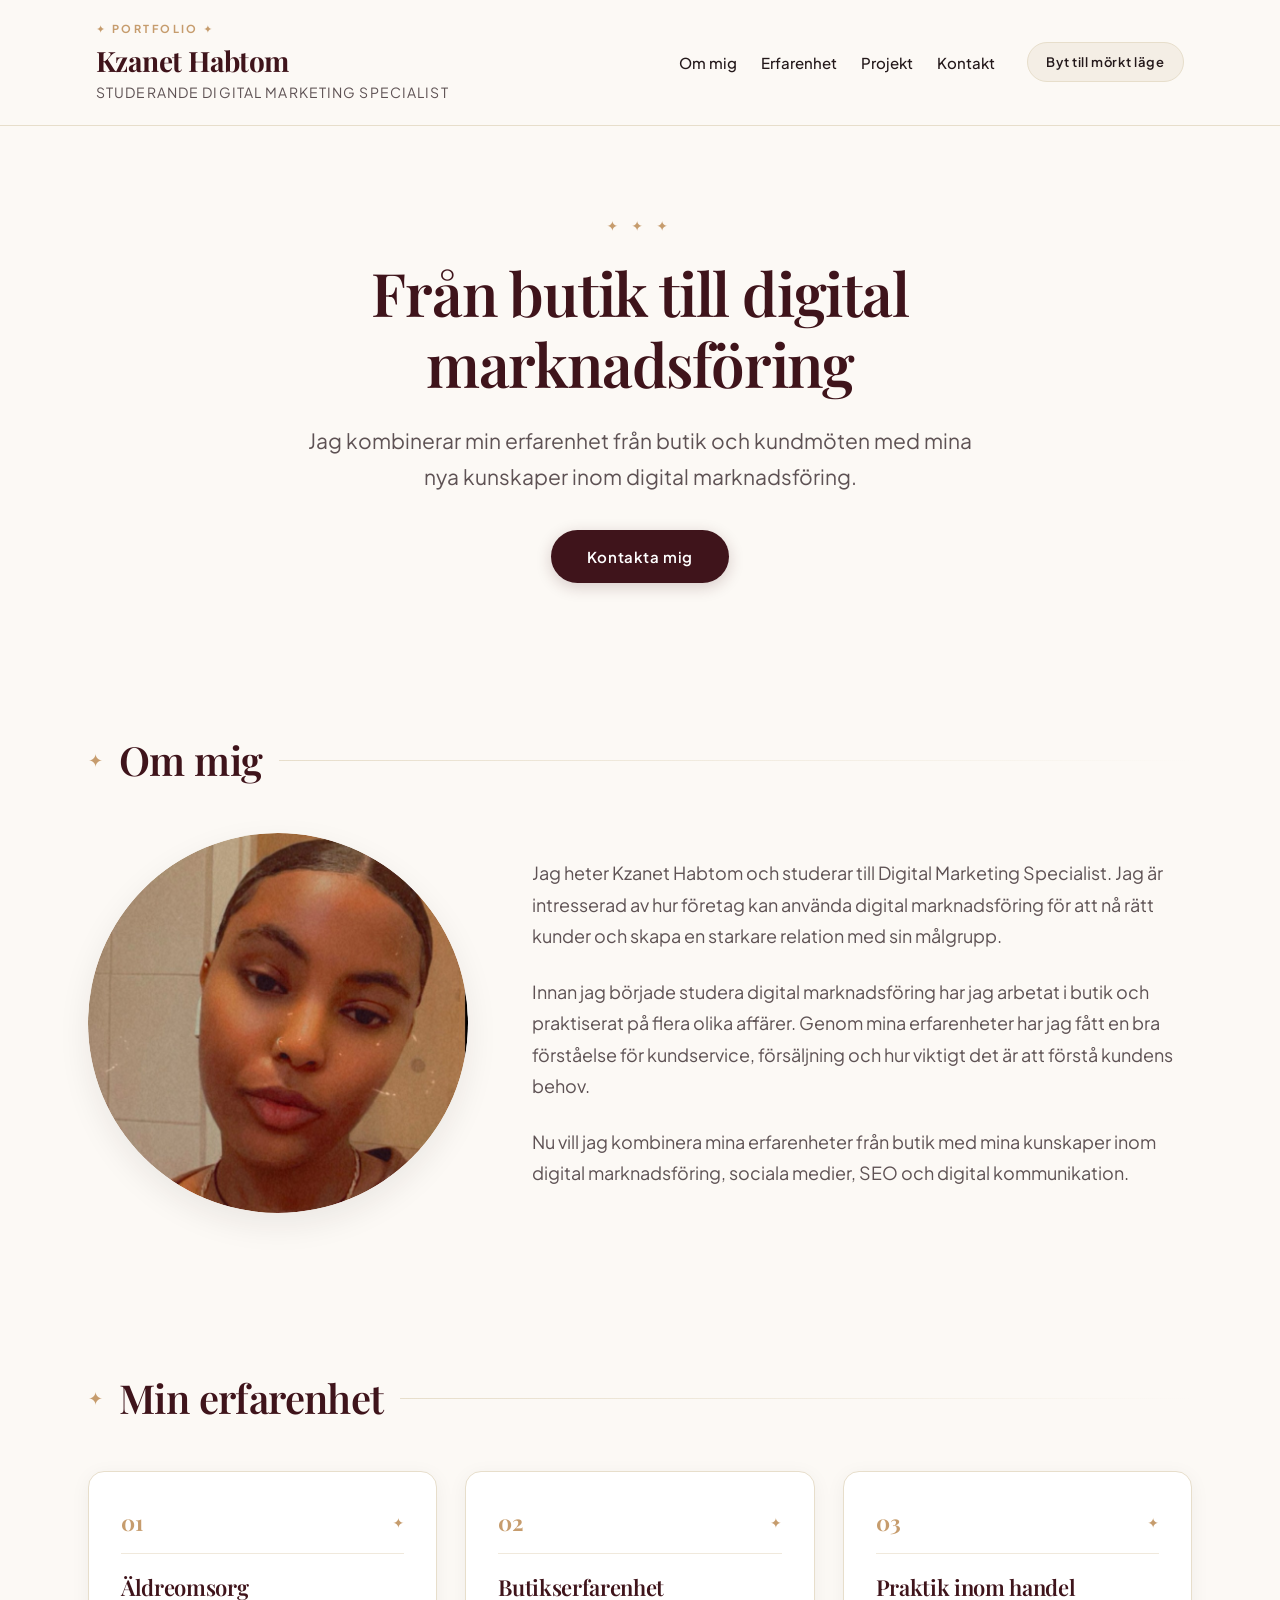
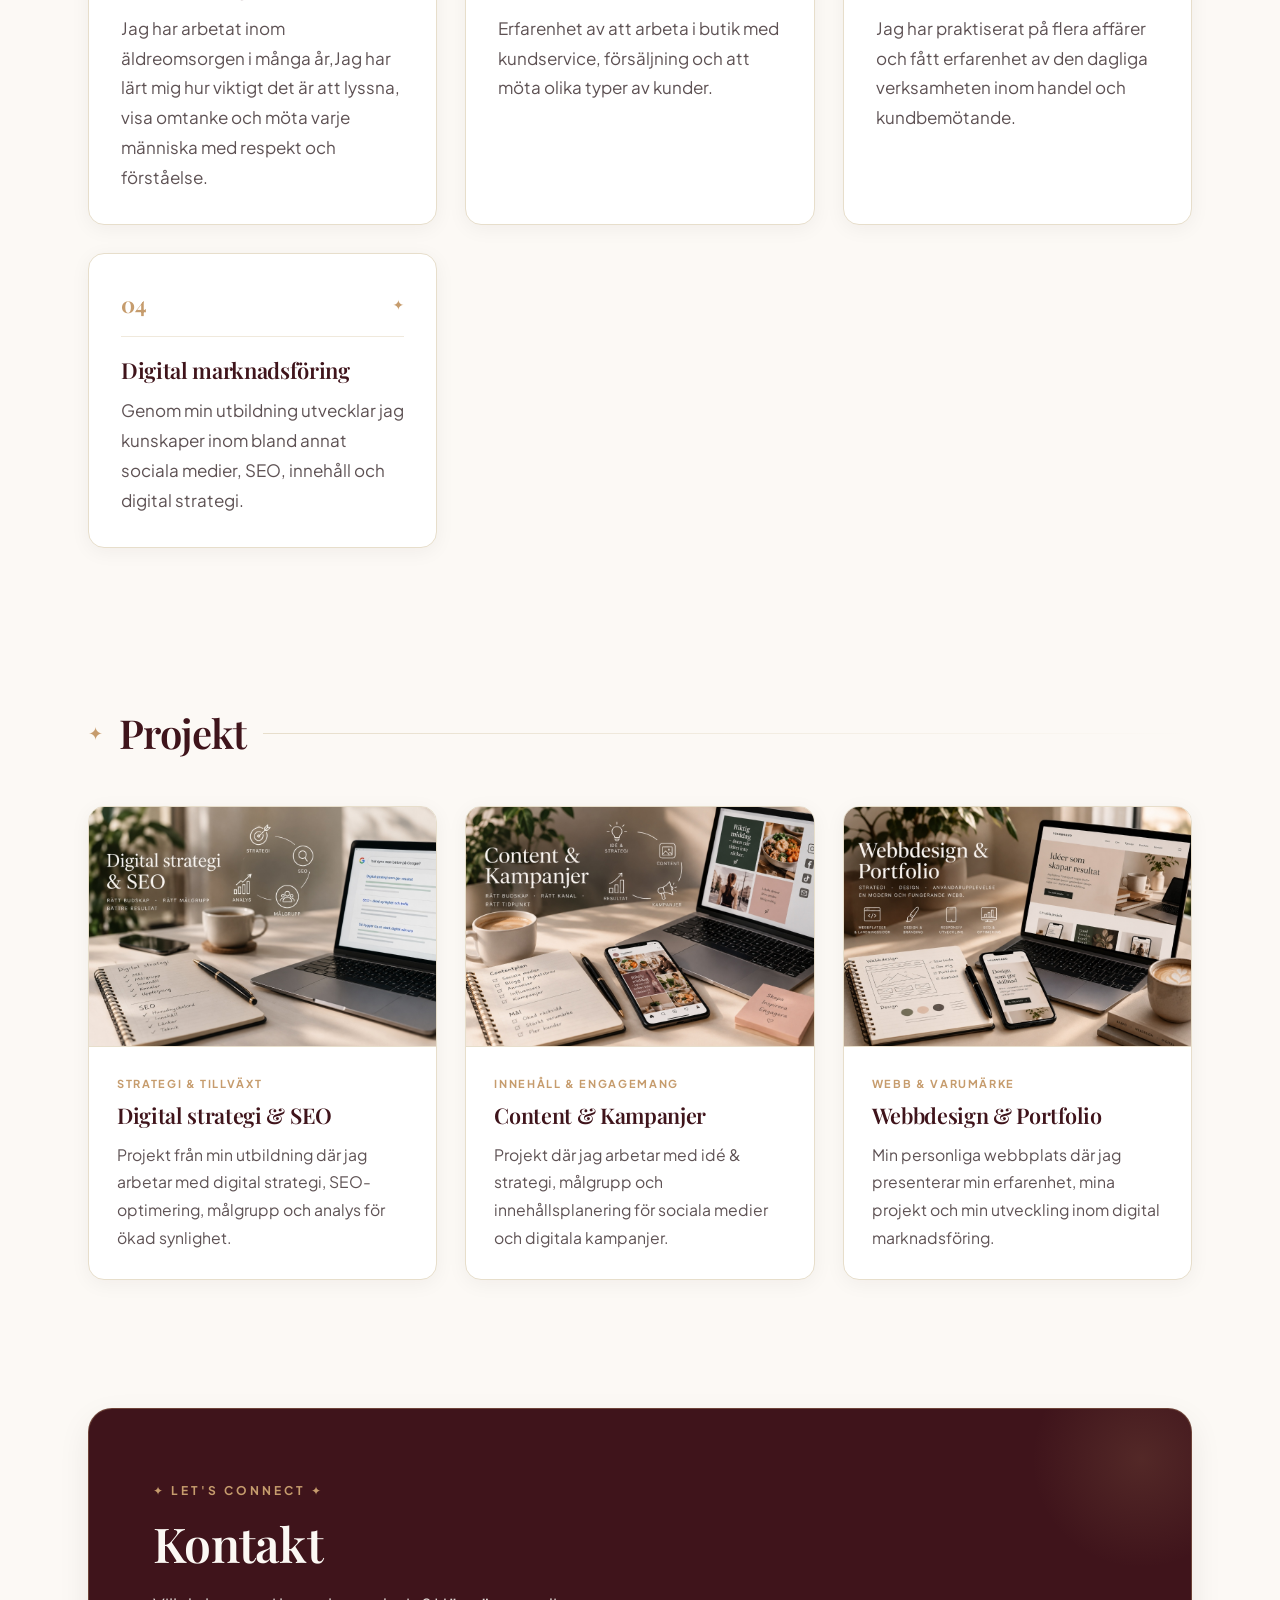
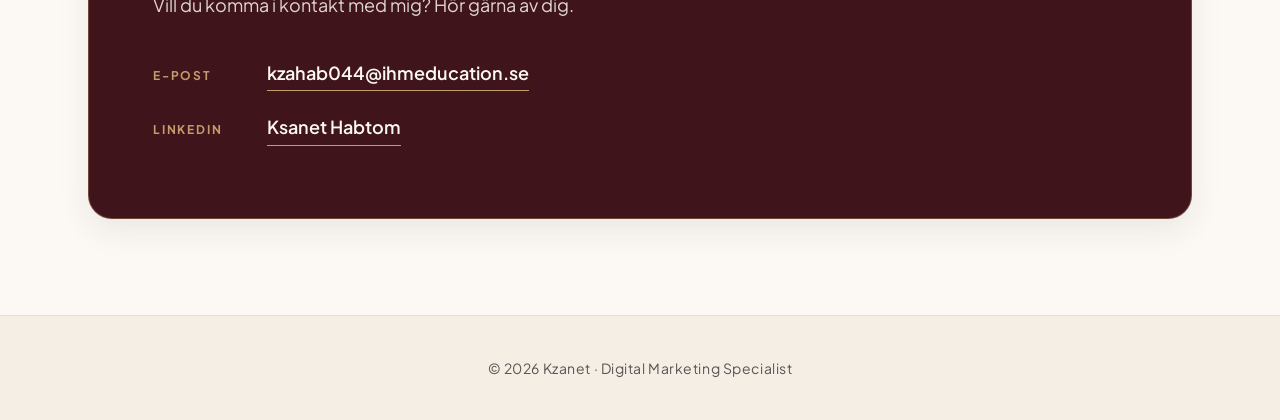
<file: index.html>
<!DOCTYPE html>
<html lang="sv">

<head>
    <!-- Cookiebot: Samtyckesbanner och Consent Mode (ska ligga allra först i head) -->
    <script id="Cookiebot" src="https://consent.cookiebot.com/uc.js" data-cbid="0a80d7e9-1ec0-41e6-861f-a96ae61d822d"
        data-blockingmode="auto" type="text/javascript"></script>

    <!-- Google Tag Manager -->
    <script>(function (w, d, s, l, i) {
            w[l] = w[l] || []; w[l].push({
                'gtm.start':
                    new Date().getTime(), event: 'gtm.js'
            }); var f = d.getElementsByTagName(s)[0],
                j = d.createElement(s), dl = l != 'dataLayer' ? '&l=' + l : ''; j.async = true; j.src =
                    'https://www.googletagmanager.com/gtm.js?id=' + i + dl; f.parentNode.insertBefore(j, f);
        })(window, document, 'script', 'dataLayer', 'GTM-NT69VS7F');</script>
    <!-- End Google Tag Manager -->
    <meta charset="UTF-8">
    <meta name="viewport" content="width=device-width, initial-scale=1.0">
    <title>Kzanet Habtom · Digital Marketing Specialist</title>
    <!-- Google Fonts för lyxig redaktionell typografi och modern läsbar sans-serif -->
    <link rel="preconnect" href="https://fonts.googleapis.com">
    <link rel="preconnect" href="https://fonts.gstatic.com" crossorigin>
    <link
        href="https://fonts.googleapis.com/css2?family=Playfair+Display:ital,wght@0,400..700;1,400..700&family=Plus+Jakarta+Sans:wght@300;400;500;600;700&display=swap"
        rel="stylesheet">
    <link rel="stylesheet" href="style.css">
    <script src="script.js" defer></script>
</head>

<body>
    <!-- Google Tag Manager (noscript) -->
    <noscript><iframe src="https://www.googletagmanager.com/ns.html?id=GTM-NT69VS7F" height="0" width="0"
            style="display:none;visibility:hidden"></iframe></noscript>
    <!-- End Google Tag Manager (noscript) -->

    <!-- Google tag (gtag.js) - Google Analytics 4 -->
    <script async src="https://www.googletagmanager.com/gtag/js?id=G-81CDVKQQCQ"></script>
    <script>
        window.dataLayer = window.dataLayer || [];
        function gtag() { dataLayer.push(arguments); }
        gtag('js', new Date());

        gtag('config', 'G-81CDVKQQCQ');
    </script>
    <!-- Sidhuvud med personligt varumärke, navigation och temaväxlare -->
    <header class="sidhuvud">
        <div class="sidhuvud-inre">
            <div class="varumarke">
                <span class="varumarke-kicker" aria-hidden="true">✦ PORTFOLIO ✦</span>
                <h1 class="logotyp">Kzanet Habtom</h1>
                <p class="roll">Studerande Digital Marketing Specialist</p>
            </div>

            <div class="sidhuvud-kontroller">
                <nav aria-label="Huvudmeny" class="huvudmeny">
                    <ul>
                        <li><a href="#om">Om mig</a></li>
                        <li><a href="#erfarenhet">Erfarenhet</a></li>
                        <li><a href="#projekt">Projekt</a></li>
                        <li><a href="#kontakt">Kontakt</a></li>
                    </ul>
                </nav>
                <button id="tema" class="knapp-tema" type="button" aria-label="Växla mellan mörkt och ljust läge">
                    Byt till mörkt läge
                </button>
            </div>
        </div>
    </header>

    <main>
        <!-- Hero: Editorial introduktion med varm elegans -->
        <section class="hero-sektion">
            <div class="hero-innehall">
                <div class="hero-stjarnor" aria-hidden="true">✦ ✦ ✦</div>
                <h2>Från butik till digital marknadsföring</h2>
                <p>
                    Jag kombinerar min erfarenhet från butik och kundmöten med mina nya kunskaper inom digital
                    marknadsföring.
                </p>
                <div class="hero-handling">
                    <a href="#kontakt" class="knapp knapp-primar">Kontakta mig</a>
                </div>
            </div>
        </section>

        <!-- Om mig: Editorial tvåspalt med välvd porträttbåge -->
        <section id="om" class="sektion sektion-om">
            <div class="sektion-rubrik-paket">
                <span class="rubrik-dekor" aria-hidden="true">✦</span>
                <h2>Om mig</h2>
                <span class="rubrik-linje" aria-hidden="true"></span>
            </div>

            <div class="om-innehall">
                <div class="om-bild-kolumn">
                    <div class="bild-valv-ram">
                        <img src="profil.jpg" alt="Profilbild på Kzanet Habtom" width="400" height="400"
                            class="profil-bild">
                    </div>
                </div>

                <div class="om-text-kolumn">
                    <p>
                        Jag heter Kzanet Habtom och studerar till Digital Marketing Specialist.
                        Jag är intresserad av hur företag kan använda digital marknadsföring
                        för att nå rätt kunder och skapa en starkare relation med sin målgrupp.
                    </p>

                    <p>
                        Innan jag började studera digital marknadsföring har jag arbetat i butik
                        och praktiserat på flera olika affärer. Genom mina erfarenheter har jag
                        fått en bra förståelse för kundservice, försäljning och hur viktigt det
                        är att förstå kundens behov.
                    </p>

                    <p>
                        Nu vill jag kombinera mina erfarenheter från butik med mina kunskaper
                        inom digital marknadsföring, sociala medier, SEO och digital kommunikation.
                    </p>
                </div>
            </div>
        </section>

        <!-- Min erfarenhet: Eleganta numrerade kort -->
        <section id="erfarenhet" class="sektion sektion-erfarenhet">
            <div class="sektion-rubrik-paket">
                <span class="rubrik-dekor" aria-hidden="true">✦</span>
                <h2>Min erfarenhet</h2>
                <span class="rubrik-linje" aria-hidden="true"></span>
            </div>

            <ul class="rutnat">
                <li class="kort erfarenhet-kort">
                    <div class="kort-huvud">
                        <span class="kort-siffra" aria-hidden="true">01</span>
                        <span class="kort-accent" aria-hidden="true">✦</span>
                    </div>
                    <h3>Äldreomsorg</h3>
                    <p>
                        Jag har arbetat inom äldreomsorgen i många år,Jag har lärt mig hur viktigt det är att lyssna,
                        visa
                        omtanke och möta varje människa med respekt och förståelse.

                <li class="kort erfarenhet-kort">
                    <div class="kort-huvud">
                        <span class="kort-siffra" aria-hidden="true">02</span>
                        <span class="kort-accent" aria-hidden="true">✦</span>
                    </div>
                    <h3>Butikserfarenhet</h3>
                    <p>
                        Erfarenhet av att arbeta i butik med kundservice, försäljning och
                        att möta olika typer av kunder.
                    </p>
                </li>

                <li class="kort erfarenhet-kort">
                    <div class="kort-huvud">
                        <span class="kort-siffra" aria-hidden="true">03</span>
                        <span class="kort-accent" aria-hidden="true">✦</span>
                    </div>
                    <h3>Praktik inom handel</h3>
                    <p>
                        Jag har praktiserat på flera affärer och fått erfarenhet av den
                        dagliga verksamheten inom handel och kundbemötande.
                    </p>
                </li>

                <li class="kort erfarenhet-kort">
                    <div class="kort-huvud">
                        <span class="kort-siffra" aria-hidden="true">04</span>
                        <span class="kort-accent" aria-hidden="true">✦</span>
                    </div>
                    <h3>Digital marknadsföring</h3>
                    <p>
                        Genom min utbildning utvecklar jag kunskaper inom bland annat
                        sociala medier, SEO, innehåll och digital strategi.
                    </p>
                </li>
            </ul>
        </section>

        <!-- Projekt: Featured work med bildpresentation i lyxig stil -->
        <section id="projekt" class="sektion sektion-projekt">
            <div class="sektion-rubrik-paket">
                <span class="rubrik-dekor" aria-hidden="true">✦</span>
                <h2>Projekt</h2>
                <span class="rubrik-linje" aria-hidden="true"></span>
            </div>

            <div class="rutnat rutnat-projekt">
                <article class="kort projekt-kort">
                    <div class="projekt-bild-omslag">
                        <img src="digital-strategi-seo.jpg"
                            alt="Digital strategi & SEO presentation med sökresultat, målgrupp och analys" width="600"
                            height="400">
                    </div>
                    <div class="projekt-detaljer">
                        <span class="projekt-kategori" aria-hidden="true">Strategi & Tillväxt</span>
                        <h3>Digital strategi & SEO</h3>
                        <p>
                            Projekt från min utbildning där jag arbetar med digital strategi,
                            SEO-optimering, målgrupp och analys för ökad synlighet.
                        </p>
                    </div>
                </article>

                <article class="kort projekt-kort">
                    <div class="projekt-bild-omslag">
                        <img src="content-kampanjer.jpg"
                            alt="Content & Kampanjer presentation med laptop, contentplan och kampanjer" width="600"
                            height="400">
                    </div>
                    <div class="projekt-detaljer">
                        <span class="projekt-kategori" aria-hidden="true">Innehåll & Engagemang</span>
                        <h3>Content & Kampanjer</h3>
                        <p>
                            Projekt där jag arbetar med idé & strategi, målgrupp och innehållsplanering
                            för sociala medier och digitala kampanjer.
                        </p>
                    </div>
                </article>

                <article class="kort projekt-kort">
                    <div class="projekt-bild-omslag">
                        <img src="webbdesign-portfolio.jpg"
                            alt="Webbdesign & Portfolio presentation med laptop, mobil och skisser" width="600"
                            height="400">
                    </div>
                    <div class="projekt-detaljer">
                        <span class="projekt-kategori" aria-hidden="true">Webb & Varumärke</span>
                        <h3>Webbdesign & Portfolio</h3>
                        <p>
                            Min personliga webbplats där jag presenterar min erfarenhet,
                            mina projekt och min utveckling inom digital marknadsföring.
                        </p>
                    </div>
                </article>
            </div>
        </section>

        <!-- Kontakt: Exklusiv editorial kontaktbanner -->
        <section id="kontakt" class="sektion sektion-kontakt">
            <div class="kontakt-banner">
                <div class="kontakt-innehall">
                    <span class="kontakt-kicker" aria-hidden="true">✦ LET'S CONNECT ✦</span>
                    <h2>Kontakt</h2>
                    <p class="kontakt-ingress">
                        Vill du komma i kontakt med mig? Hör gärna av dig.
                    </p>

                    <div class="kontakt-lank-grupp">
                        <p class="kontakt-rad">
                            <span class="kontakt-etikett">E-post</span>
                            <a href="mailto:kzahab044@ihmeducation.se"
                                class="kontakt-lank">kzahab044@ihmeducation.se</a>
                        </p>

                        <p class="kontakt-rad">
                            <span class="kontakt-etikett">LinkedIn</span>
                            <a href="https://www.linkedin.com/in/ksanet-habtom-a754583b8/?isSelfProfile=true"
                                target="_blank" rel="noopener" class="kontakt-lank">Ksanet Habtom</a>
                        </p>
                    </div>
                </div>
            </div>
        </section>
    </main>

    <!-- Sidfot -->
    <footer class="sidfot">
        <p>© 2026 Kzanet · Digital Marketing Specialist</p>
    </footer>
</body>

</html>
</file>
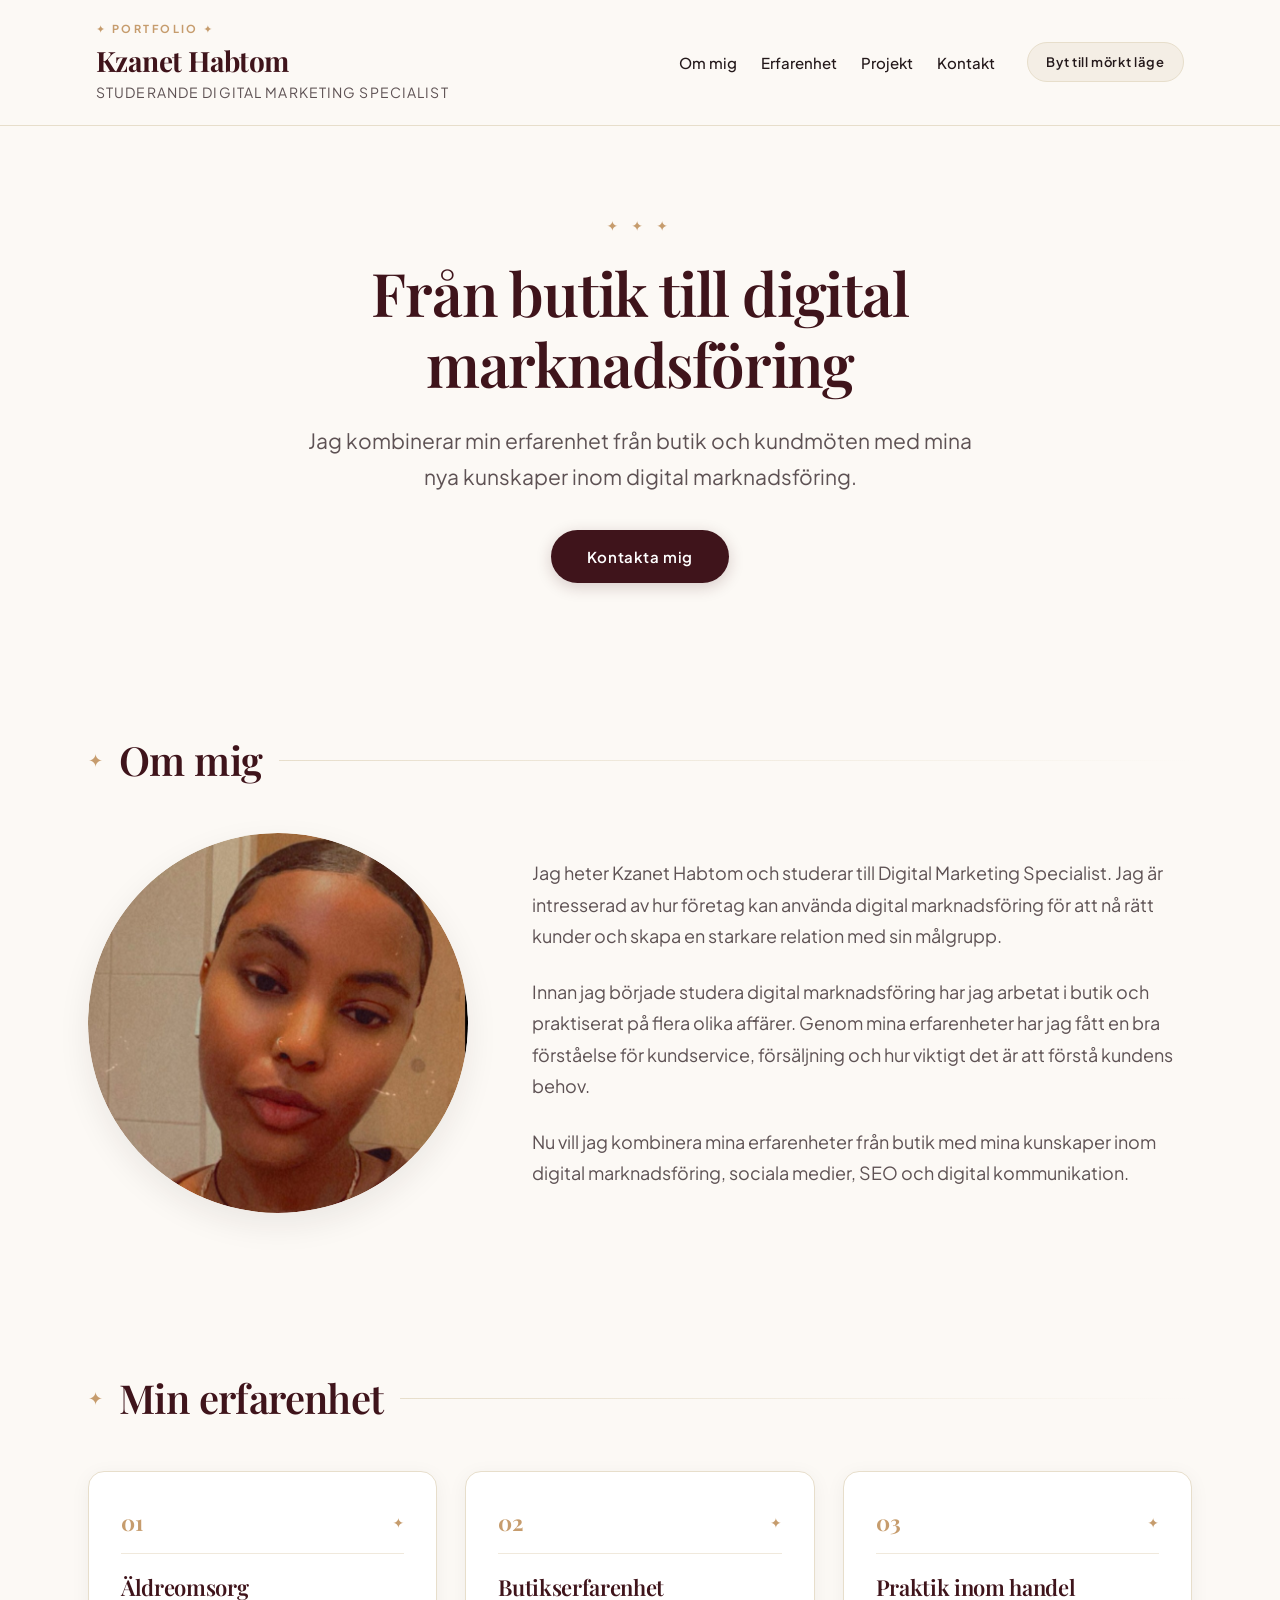
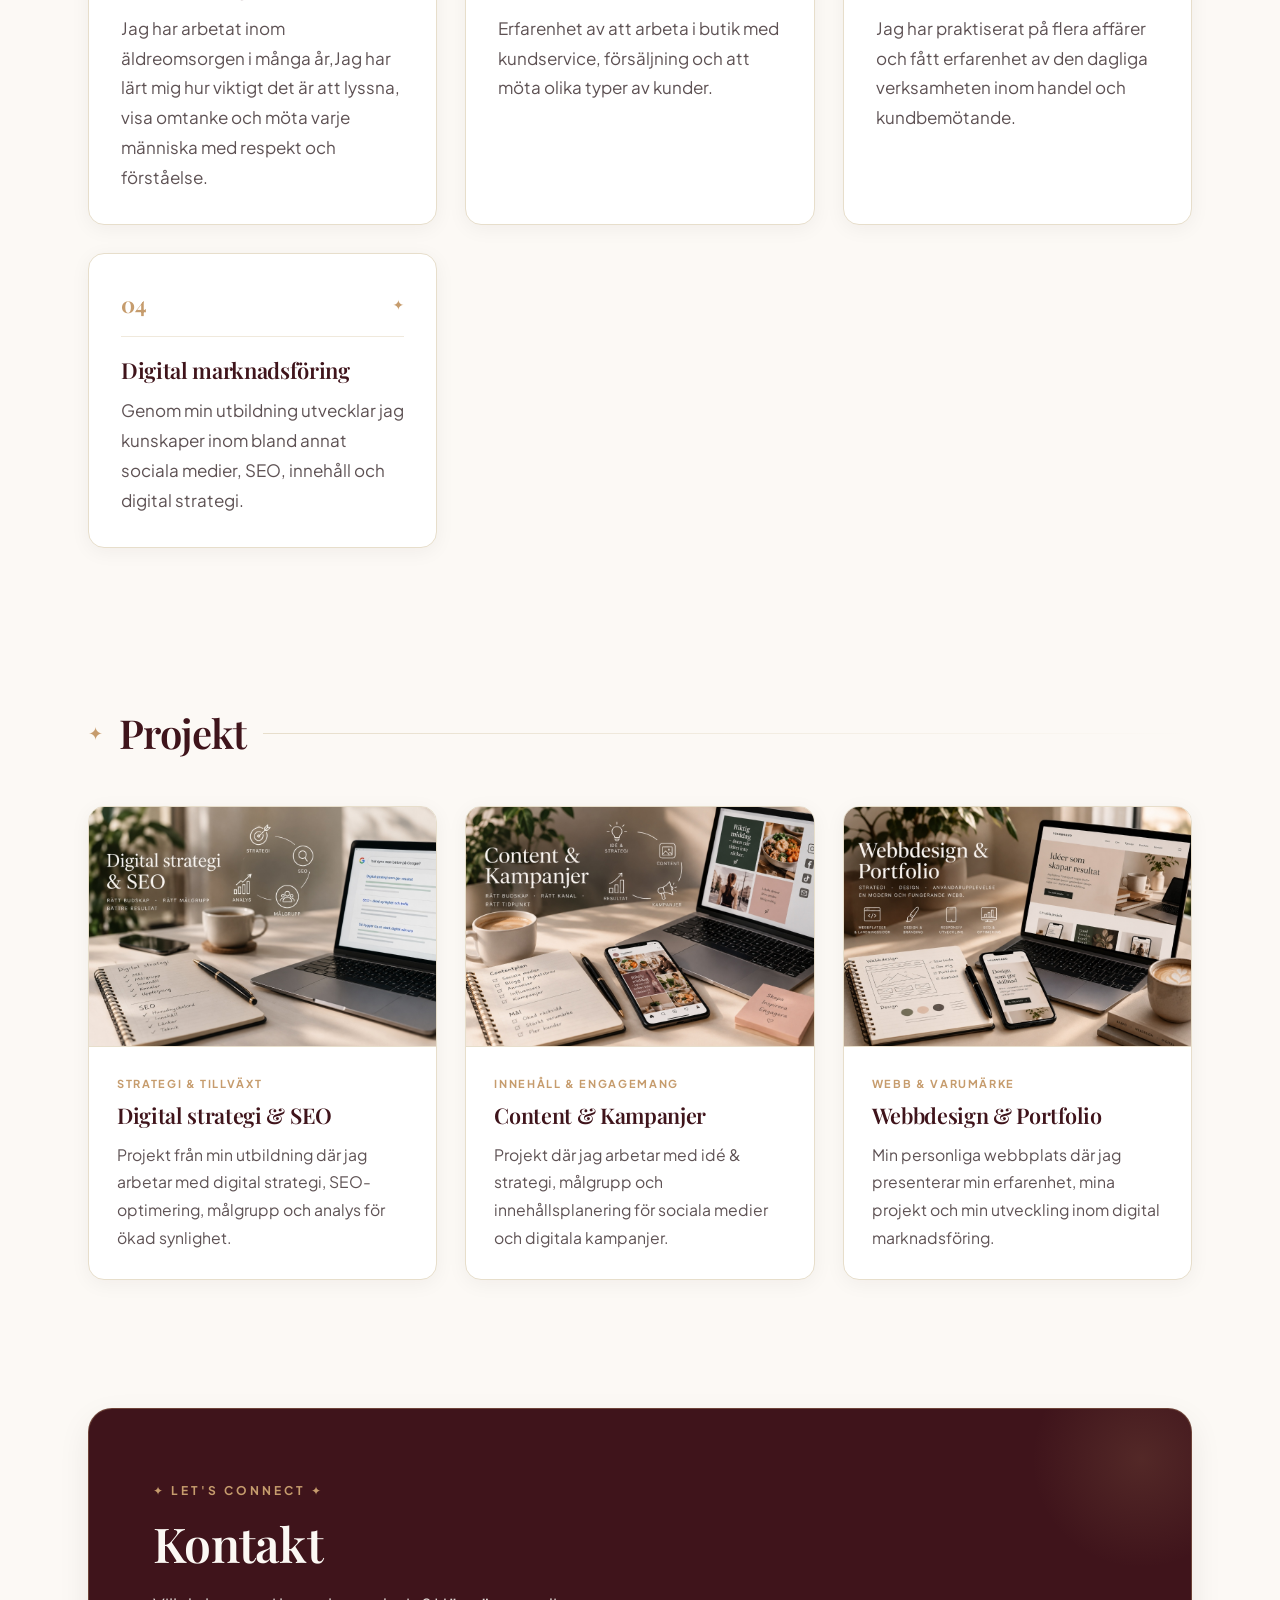
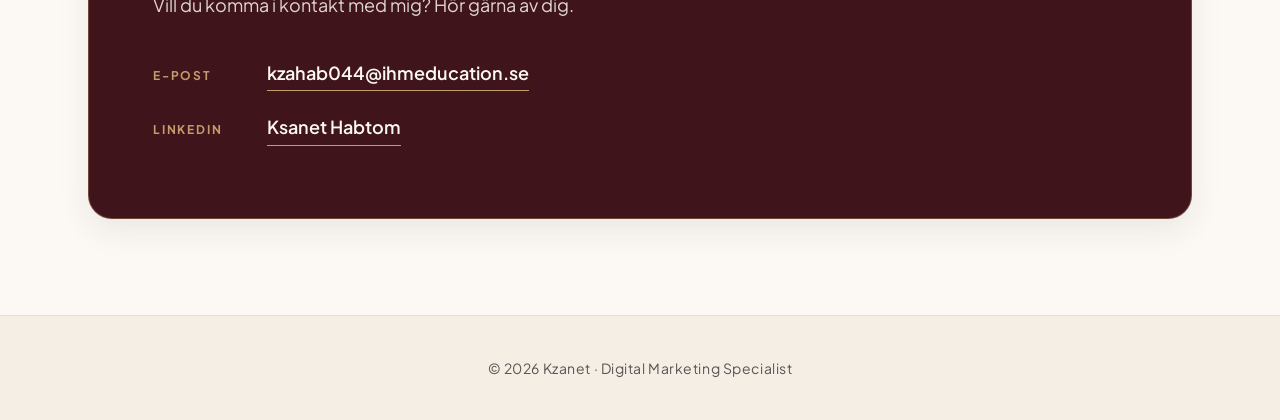
<file: AI lektion/index.html>
<!DOCTYPE html>
<html lang="sv">

<head>
    <!-- Cookiebot: Samtyckesbanner och Consent Mode (ska ligga allra först i head) -->
    <script id="Cookiebot" src="https://consent.cookiebot.com/uc.js" data-cbid="4101c95c-1c78-429d-a3d6-a0e88766b5fa"
        data-blockingmode="auto" type="text/javascript"></script>

    <!-- Google Tag Manager -->
    <script>(function (w, d, s, l, i) {
            w[l] = w[l] || []; w[l].push({
                'gtm.start':
                    new Date().getTime(), event: 'gtm.js'
            }); var f = d.getElementsByTagName(s)[0],
                j = d.createElement(s), dl = l != 'dataLayer' ? '&l=' + l : ''; j.async = true; j.src =
                    'https://www.googletagmanager.com/gtm.js?id=' + i + dl; f.parentNode.insertBefore(j, f);
        })(window, document, 'script', 'dataLayer', 'GTM-NT69VS7F');</script>
    <!-- End Google Tag Manager -->
    <meta charset="UTF-8">
    <meta name="viewport" content="width=device-width, initial-scale=1.0">
    <title>Kzanet Habtom · Digital Marketing Specialist</title>
    <!-- Google Fonts för lyxig redaktionell typografi och modern läsbar sans-serif -->
    <link rel="preconnect" href="https://fonts.googleapis.com">
    <link rel="preconnect" href="https://fonts.gstatic.com" crossorigin>
    <link
        href="https://fonts.googleapis.com/css2?family=Playfair+Display:ital,wght@0,400..700;1,400..700&family=Plus+Jakarta+Sans:wght@300;400;500;600;700&display=swap"
        rel="stylesheet">
    <link rel="stylesheet" href="style.css">
    <script src="script.js" defer></script>
</head>

<body>
    <!-- Google Tag Manager (noscript) -->
    <noscript><iframe src="https://www.googletagmanager.com/ns.html?id=GTM-NT69VS7F" height="0" width="0"
            style="display:none;visibility:hidden"></iframe></noscript>
    <!-- End Google Tag Manager (noscript) -->

    <!-- Google tag (gtag.js) - Google Analytics 4 -->
    <script async src="https://www.googletagmanager.com/gtag/js?id=G-81CDVKQQCQ"></script>
    <script>
        window.dataLayer = window.dataLayer || [];
        function gtag() { dataLayer.push(arguments); }
        gtag('js', new Date());

        gtag('config', 'G-81CDVKQQCQ');
    </script>
    <!-- Sidhuvud med personligt varumärke, navigation och temaväxlare -->
    <header class="sidhuvud">
        <div class="sidhuvud-inre">
            <div class="varumarke">
                <span class="varumarke-kicker" aria-hidden="true">✦ PORTFOLIO ✦</span>
                <h1 class="logotyp">Kzanet Habtom</h1>
                <p class="roll">Studerande Digital Marketing Specialist</p>
            </div>

            <div class="sidhuvud-kontroller">
                <nav aria-label="Huvudmeny" class="huvudmeny">
                    <ul>
                        <li><a href="#om">Om mig</a></li>
                        <li><a href="#erfarenhet">Erfarenhet</a></li>
                        <li><a href="#projekt">Projekt</a></li>
                        <li><a href="#kontakt">Kontakt</a></li>
                    </ul>
                </nav>
                <button id="tema" class="knapp-tema" type="button" aria-label="Växla mellan mörkt och ljust läge">
                    Byt till mörkt läge
                </button>
            </div>
        </div>
    </header>

    <main>
        <!-- Hero: Editorial introduktion med varm elegans -->
        <section class="hero-sektion">
            <div class="hero-innehall">
                <div class="hero-stjarnor" aria-hidden="true">✦ ✦ ✦</div>
                <h2>Från butik till digital marknadsföring</h2>
                <p>
                    Jag kombinerar min erfarenhet från butik och kundmöten med mina nya kunskaper inom digital
                    marknadsföring.
                </p>
                <div class="hero-handling">
                    <a href="#kontakt" class="knapp knapp-primar">Kontakta mig</a>
                </div>
            </div>
        </section>

        <!-- Om mig: Editorial tvåspalt med välvd porträttbåge -->
        <section id="om" class="sektion sektion-om">
            <div class="sektion-rubrik-paket">
                <span class="rubrik-dekor" aria-hidden="true">✦</span>
                <h2>Om mig</h2>
                <span class="rubrik-linje" aria-hidden="true"></span>
            </div>

            <div class="om-innehall">
                <div class="om-bild-kolumn">
                    <div class="bild-valv-ram">
                        <img src="profil.jpg" alt="Profilbild på Kzanet Habtom" width="400" height="400"
                            class="profil-bild">
                    </div>
                </div>

                <div class="om-text-kolumn">
                    <p>
                        Jag heter Kzanet Habtom och studerar till Digital Marketing Specialist.
                        Jag är intresserad av hur företag kan använda digital marknadsföring
                        för att nå rätt kunder och skapa en starkare relation med sin målgrupp.
                    </p>

                    <p>
                        Innan jag började studera digital marknadsföring har jag arbetat i butik
                        och praktiserat på flera olika affärer. Genom mina erfarenheter har jag
                        fått en bra förståelse för kundservice, försäljning och hur viktigt det
                        är att förstå kundens behov.
                    </p>

                    <p>
                        Nu vill jag kombinera mina erfarenheter från butik med mina kunskaper
                        inom digital marknadsföring, sociala medier, SEO och digital kommunikation.
                    </p>
                </div>
            </div>
        </section>

        <!-- Min erfarenhet: Eleganta numrerade kort -->
        <section id="erfarenhet" class="sektion sektion-erfarenhet">
            <div class="sektion-rubrik-paket">
                <span class="rubrik-dekor" aria-hidden="true">✦</span>
                <h2>Min erfarenhet</h2>
                <span class="rubrik-linje" aria-hidden="true"></span>
            </div>

            <ul class="rutnat">
                <li class="kort erfarenhet-kort">
                    <div class="kort-huvud">
                        <span class="kort-siffra" aria-hidden="true">01</span>
                        <span class="kort-accent" aria-hidden="true">✦</span>
                    </div>
                    <h3>Äldreomsorg</h3>
                    <p>
                        Jag har arbetat inom äldreomsorgen i många år,Jag har lärt mig hur viktigt det är att lyssna,
                        visa
                        omtanke och möta varje människa med respekt och förståelse.

                <li class="kort erfarenhet-kort">
                    <div class="kort-huvud">
                        <span class="kort-siffra" aria-hidden="true">02</span>
                        <span class="kort-accent" aria-hidden="true">✦</span>
                    </div>
                    <h3>Butikserfarenhet</h3>
                    <p>
                        Erfarenhet av att arbeta i butik med kundservice, försäljning och
                        att möta olika typer av kunder.
                    </p>
                </li>

                <li class="kort erfarenhet-kort">
                    <div class="kort-huvud">
                        <span class="kort-siffra" aria-hidden="true">03</span>
                        <span class="kort-accent" aria-hidden="true">✦</span>
                    </div>
                    <h3>Praktik inom handel</h3>
                    <p>
                        Jag har praktiserat på flera affärer och fått erfarenhet av den
                        dagliga verksamheten inom handel och kundbemötande.
                    </p>
                </li>

                <li class="kort erfarenhet-kort">
                    <div class="kort-huvud">
                        <span class="kort-siffra" aria-hidden="true">04</span>
                        <span class="kort-accent" aria-hidden="true">✦</span>
                    </div>
                    <h3>Digital marknadsföring</h3>
                    <p>
                        Genom min utbildning utvecklar jag kunskaper inom bland annat
                        sociala medier, SEO, innehåll och digital strategi.
                    </p>
                </li>
            </ul>
        </section>

        <!-- Projekt: Featured work med bildpresentation i lyxig stil -->
        <section id="projekt" class="sektion sektion-projekt">
            <div class="sektion-rubrik-paket">
                <span class="rubrik-dekor" aria-hidden="true">✦</span>
                <h2>Projekt</h2>
                <span class="rubrik-linje" aria-hidden="true"></span>
            </div>

            <div class="rutnat rutnat-projekt">
                <article class="kort projekt-kort">
                    <div class="projekt-bild-omslag">
                        <img src="digital-strategi-seo.jpg"
                            alt="Digital strategi & SEO presentation med sökresultat, målgrupp och analys" width="600"
                            height="400">
                    </div>
                    <div class="projekt-detaljer">
                        <span class="projekt-kategori" aria-hidden="true">Strategi & Tillväxt</span>
                        <h3>Digital strategi & SEO</h3>
                        <p>
                            Projekt från min utbildning där jag arbetar med digital strategi,
                            SEO-optimering, målgrupp och analys för ökad synlighet.
                        </p>
                    </div>
                </article>

                <article class="kort projekt-kort">
                    <div class="projekt-bild-omslag">
                        <img src="content-kampanjer.jpg"
                            alt="Content & Kampanjer presentation med laptop, contentplan och kampanjer" width="600"
                            height="400">
                    </div>
                    <div class="projekt-detaljer">
                        <span class="projekt-kategori" aria-hidden="true">Innehåll & Engagemang</span>
                        <h3>Content & Kampanjer</h3>
                        <p>
                            Projekt där jag arbetar med idé & strategi, målgrupp och innehållsplanering
                            för sociala medier och digitala kampanjer.
                        </p>
                    </div>
                </article>

                <article class="kort projekt-kort">
                    <div class="projekt-bild-omslag">
                        <img src="webbdesign-portfolio.jpg"
                            alt="Webbdesign & Portfolio presentation med laptop, mobil och skisser" width="600"
                            height="400">
                    </div>
                    <div class="projekt-detaljer">
                        <span class="projekt-kategori" aria-hidden="true">Webb & Varumärke</span>
                        <h3>Webbdesign & Portfolio</h3>
                        <p>
                            Min personliga webbplats där jag presenterar min erfarenhet,
                            mina projekt och min utveckling inom digital marknadsföring.
                        </p>
                    </div>
                </article>
            </div>
        </section>

        <!-- Kontakt: Exklusiv editorial kontaktbanner -->
        <section id="kontakt" class="sektion sektion-kontakt">
            <div class="kontakt-banner">
                <div class="kontakt-innehall">
                    <span class="kontakt-kicker" aria-hidden="true">✦ LET'S CONNECT ✦</span>
                    <h2>Kontakt</h2>
                    <p class="kontakt-ingress">
                        Vill du komma i kontakt med mig? Hör gärna av dig.
                    </p>

                    <div class="kontakt-lank-grupp">
                        <p class="kontakt-rad">
                            <span class="kontakt-etikett">E-post</span>
                            <a href="mailto:kzahab044@ihmeducation.se"
                                class="kontakt-lank">kzahab044@ihmeducation.se</a>
                        </p>

                        <p class="kontakt-rad">
                            <span class="kontakt-etikett">LinkedIn</span>
                            <a href="https://www.linkedin.com/in/ksanet-habtom-a754583b8/?isSelfProfile=true"
                                target="_blank" rel="noopener" class="kontakt-lank">Ksanet Habtom</a>
                        </p>
                    </div>
                </div>
            </div>
        </section>
    </main>

    <!-- Sidfot -->
    <footer class="sidfot">
        <p>© 2026 Kzanet · Digital Marketing Specialist</p>
    </footer>
</body>

</html>
</file>
<file: style.css>
/* ==========================================================================
   Kzanet Habtom - Portfolio & Personal Brand
   Tema: Modern Editorial Luxury (Inspirerad av champagne, burgundy & varm beige)
   ========================================================================== */

/* 1 · Reset & Box-modell */
*,
*::before,
*::after {
  box-sizing: border-box;
  margin: 0;
  padding: 0;
}

/* 2 · Designsystem & Färgvariabler (Ljust läge: Varm elfenben, burgundy & sandguld) */
:root {
  /* Färgpalett - Grund */
  --yta: #fcf9f5;
  --yta-2: #f4eee5;
  --yta-kort: #ffffff;
  --kant: #e7decb;
  --kant-subtil: #f0e9dc;

  /* Typografi & Kontrast */
  --text: #23181a;
  --text-dampad: #5e5254;
  --text-ljus: #ffffff;

  /* Accenter & Signaturfärger (Burgundy & Sandguld) */
  --burgundy: #3f141b;
  --burgundy-mork: #2c0b11;
  --burgundy-ljus: #591d27;
  --accent-guld: #c69c6d;
  --accent-guld-ljus: #e4c8a8;
  --accent-soft: rgba(198, 156, 109, 0.15);

  /* Kontaktbanner yta */
  --banner-bg: #3f141b;
  --banner-text: #fbf8f3;
  --banner-kant: rgba(198, 156, 109, 0.35);

  /* Typsnitt */
  --typsnitt-rubrik: "Playfair Display", Georgia, "Times New Roman", serif;
  --typsnitt-brodtext: "Plus Jakarta Sans", system-ui, -apple-system, sans-serif;

  /* Mått & Radier */
  --max-bredd: 72rem;
  --luft-enhet: 1rem;
  --radie-s: 8px;
  --radie-m: 16px;
  --radie-l: 24px;
  --radie-valv: 180px 180px 16px 16px;
  --radie-piller: 9999px;

  /* Skuggor */
  --skugga-mjuk: 0 4px 20px rgba(35, 24, 26, 0.05);
  --skugga-svavande: 0 12px 32px rgba(35, 24, 26, 0.08);

  /* Övergångar */
  --overgang-snabb: 0.2s ease;
  --overgang-mjuk: 0.35s cubic-bezier(0.16, 1, 0.3, 1);
}

/* 3 · Mörkt läge (Stilrent espresso/noir med varma creme- & guldaccenter) */
body.morkt {
  --yta: #130f11;
  --yta-2: #1b1518;
  --yta-kort: #221a1d;
  --kant: #382a2f;
  --kant-subtil: #2a1f23;

  --text: #f5eee6;
  --text-dampad: #b8aaa7;
  --text-ljus: #ffffff;

  --burgundy: #dfb696;
  --burgundy-mork: #f0cfb3;
  --burgundy-ljus: #c69c6d;
  --accent-guld: #dfb696;
  --accent-guld-ljus: #f0d5be;
  --accent-soft: rgba(223, 182, 150, 0.12);

  --banner-bg: #1f1417;
  --banner-text: #f5eee6;
  --banner-kant: rgba(223, 182, 150, 0.25);

  --skugga-mjuk: 0 4px 20px rgba(0, 0, 0, 0.25);
  --skugga-svavande: 0 12px 32px rgba(0, 0, 0, 0.45);
}

/* 4 · Grundtypografi & Struktur */
html {
  scroll-behavior: smooth;
  font-size: 100%;
}

body {
  font-family: var(--typsnitt-brodtext);
  font-size: 1.0625rem;
  line-height: 1.7;
  color: var(--text);
  background-color: var(--yta);
  transition: background-color var(--overgang-mjuk), color var(--overgang-mjuk);
  -webkit-font-smoothing: antialiased;
  -moz-osx-font-smoothing: grayscale;
}

h1,
h2,
h3 {
  font-family: var(--typsnitt-rubrik);
  font-weight: 600;
  color: var(--burgundy);
  letter-spacing: -0.015em;
  line-height: 1.25;
}

p {
  color: var(--text-dampad);
  line-height: 1.75;
}

a {
  color: inherit;
  text-decoration: none;
  transition: color var(--overgang-snabb), border-color var(--overgang-snabb);
}

img {
  max-width: 100%;
  height: auto;
  display: block;
}

/* 5 · Tangentbordsfokus & Tillgänglighet */
a:focus-visible,
button:focus-visible {
  outline: 2px solid var(--accent-guld);
  outline-offset: 4px;
  border-radius: var(--radie-s);
}

/* 6 · Sidhuvud & Navigation */
.sidhuvud {
  position: sticky;
  top: 0;
  z-index: 100;
  background-color: var(--yta);
  border-bottom: 1px solid var(--kant);
  backdrop-filter: blur(8px);
  transition: background-color var(--overgang-mjuk), border-color var(--overgang-mjuk);
}

.sidhuvud-inre {
  max-width: var(--max-bredd);
  margin: 0 auto;
  padding: 1.25rem 1.5rem;
  display: flex;
  flex-direction: column;
  gap: 1rem;
}

.varumarke-kicker {
  display: block;
  font-size: 0.6875rem;
  font-weight: 700;
  letter-spacing: 0.22em;
  color: var(--accent-guld);
  margin-bottom: 0.25rem;
  text-transform: uppercase;
}

.logotyp {
  font-size: 1.75rem;
  font-weight: 700;
  letter-spacing: -0.02em;
  margin: 0;
  color: var(--burgundy);
}

.roll {
  font-size: 0.875rem;
  letter-spacing: 0.08em;
  text-transform: uppercase;
  color: var(--text-dampad);
  margin: 0.15rem 0 0 0;
}

.sidhuvud-kontroller {
  display: flex;
  flex-wrap: wrap;
  align-items: center;
  justify-content: space-between;
  gap: 1rem;
}

.huvudmeny ul {
  display: flex;
  flex-wrap: wrap;
  gap: 0.5rem 1.5rem;
  list-style: none;
}

.huvudmeny a {
  display: inline-flex;
  align-items: center;
  min-height: 44px;
  font-size: 0.9375rem;
  font-weight: 500;
  color: var(--text);
  position: relative;
  padding: 0.25rem 0;
}

.huvudmeny a::after {
  content: "";
  position: absolute;
  bottom: 6px;
  left: 0;
  width: 0;
  height: 1.5px;
  background-color: var(--accent-guld);
  transition: width var(--overgang-snabb);
}

.huvudmeny a:hover::after {
  width: 100%;
}

.huvudmeny a:hover {
  color: var(--burgundy);
}

/* Temaknapp (Ljust / Mörkt läge) */
.knapp-tema {
  font-family: var(--typsnitt-brodtext);
  font-size: 0.8125rem;
  font-weight: 600;
  letter-spacing: 0.05em;
  padding: 0.55rem 1.15rem;
  min-height: 40px;
  border-radius: var(--radie-piller);
  background-color: var(--yta-2);
  color: var(--text);
  border: 1px solid var(--kant);
  cursor: pointer;
  display: inline-flex;
  align-items: center;
  gap: 0.5rem;
  transition: all var(--overgang-snabb);
}

.knapp-tema:hover {
  background-color: var(--yta-kort);
  border-color: var(--accent-guld);
  color: var(--burgundy);
  transform: translateY(-1px);
}

/* 7 · Huvudinnehåll & Layout */
main {
  max-width: var(--max-bredd);
  margin: 0 auto;
  padding: 0 1.5rem;
}

.sektion {
  padding: 5rem 0;
}

/* Sektionsrubriker med redaktionell stjärna & linje */
.sektion-rubrik-paket {
  display: flex;
  align-items: center;
  gap: 1rem;
  margin-bottom: 3rem;
}

.rubrik-dekor {
  color: var(--accent-guld);
  font-size: 1.125rem;
}

.sektion-rubrik-paket h2 {
  font-size: clamp(1.85rem, 3.5vw, 2.5rem);
  margin: 0;
  white-space: nowrap;
}

.rubrik-linje {
  content: "";
  flex-grow: 1;
  height: 1px;
  background: linear-gradient(to right, var(--kant), transparent);
}

/* 8 · Hero Sektion */
.hero-sektion {
  padding: 5.5rem 0 4.5rem;
  text-align: center;
  position: relative;
}

.hero-innehall {
  max-width: 52rem;
  margin: 0 auto;
  display: flex;
  flex-direction: column;
  align-items: center;
}

.hero-stjarnor {
  font-size: 0.875rem;
  letter-spacing: 0.4em;
  color: var(--accent-guld);
  margin-bottom: 1.25rem;
}

.hero-sektion h2 {
  font-size: clamp(2.25rem, 5vw, 3.75rem);
  line-height: 1.18;
  font-weight: 600;
  margin-bottom: 1.5rem;
  letter-spacing: -0.02em;
}

.hero-sektion p {
  font-size: clamp(1.125rem, 2vw, 1.3125rem);
  line-height: 1.7;
  max-width: 42rem;
  margin-bottom: 2.25rem;
}

/* Knappar */
.knapp {
  display: inline-flex;
  align-items: center;
  justify-content: center;
  min-height: 48px;
  padding: 0.85rem 2.25rem;
  font-family: var(--typsnitt-brodtext);
  font-size: 0.9375rem;
  font-weight: 600;
  letter-spacing: 0.04em;
  border-radius: var(--radie-piller);
  transition: all var(--overgang-snabb);
}

.knapp-primar {
  background-color: var(--burgundy);
  color: var(--text-ljus);
  box-shadow: 0 4px 16px rgba(63, 20, 27, 0.2);
}

body.morkt .knapp-primar {
  background-color: var(--accent-guld);
  color: #1a1215;
  box-shadow: 0 4px 16px rgba(223, 182, 150, 0.25);
}

.knapp-primar:hover {
  transform: translateY(-2px);
  box-shadow: 0 8px 24px rgba(63, 20, 27, 0.3);
  filter: brightness(1.1);
}

/* 9 · Om mig (Redaktionell layout med välvd porträttbåge) */
.om-innehall {
  display: grid;
  grid-template-columns: 1fr;
  gap: 3rem;
  align-items: center;
}

.om-bild-kolumn {
  display: flex;
  justify-content: center;
}

.bild-valv-ram {
  position: relative;
  width: 100%;
  max-width: 380px;
  aspect-ratio: 1 / 1;
  padding: 0;
  background: none;
  border: none;
  border-radius: 50%;
  overflow: hidden;
  box-shadow: var(--skugga-svavande);
  display: flex;
  align-items: center;
  justify-content: center;
  transition: transform var(--overgang-normal), box-shadow var(--overgang-normal);
}

.bild-valv-ram:hover {
  transform: translateY(-4px) scale(1.02);
  box-shadow: 0 24px 48px -12px rgba(0, 0, 0, 0.45);
}

.profil-bild {
  width: 100%;
  height: 100%;
  aspect-ratio: 1 / 1;
  object-fit: cover;
  object-position: center 20%;
  border-radius: 50%;
  border: none;
  display: block;
}


.om-text-kolumn {
  display: flex;
  flex-direction: column;
  gap: 1.5rem;
}

.om-text-kolumn p {
  font-size: 1.125rem;
}

/* 10 · Erfarenhet & Rutnät */
.rutnat {
  display: grid;
  grid-template-columns: repeat(auto-fit, minmax(280px, 1fr));
  gap: 1.75rem;
  list-style: none;
}

.kort {
  background-color: var(--yta-kort);
  border: 1px solid var(--kant);
  border-radius: var(--radie-m);
  padding: 2rem;
  box-shadow: var(--skugga-mjuk);
  transition: transform var(--overgang-snabb), box-shadow var(--overgang-snabb), border-color var(--overgang-snabb);
}

.kort:hover {
  transform: translateY(-4px);
  box-shadow: var(--skugga-svavande);
  border-color: var(--accent-guld);
}

.erfarenhet-kort .kort-huvud {
  display: flex;
  justify-content: space-between;
  align-items: center;
  margin-bottom: 1.25rem;
  padding-bottom: 0.75rem;
  border-bottom: 1px solid var(--kant-subtil);
}

.kort-siffra {
  font-family: var(--typsnitt-rubrik);
  font-size: 1.375rem;
  font-weight: 700;
  color: var(--accent-guld);
}

.kort-accent {
  color: var(--accent-guld);
  font-size: 0.875rem;
}

.erfarenhet-kort h3 {
  font-size: 1.375rem;
  margin-bottom: 0.75rem;
}

/* 11 · Projekt (Featured Work) */
.rutnat-projekt {
  grid-template-columns: repeat(auto-fit, minmax(300px, 1fr));
}

.projekt-kort {
  padding: 0;
  overflow: hidden;
  display: flex;
  flex-direction: column;
}

.projekt-bild-omslag {
  position: relative;
  background-color: var(--yta-2);
  overflow: hidden;
  border-bottom: 1px solid var(--kant);
}

.projekt-bild-omslag img {
  width: 100%;
  aspect-ratio: 16 / 11;
  object-fit: cover;
  transition: transform 0.6s cubic-bezier(0.16, 1, 0.3, 1);
}

.projekt-kort:hover .projekt-bild-omslag img {
  transform: scale(1.04);
}

.projekt-detaljer {
  padding: 1.75rem;
  display: flex;
  flex-direction: column;
  flex-grow: 1;
}

.projekt-kategori {
  font-size: 0.6875rem;
  font-weight: 700;
  letter-spacing: 0.15em;
  text-transform: uppercase;
  color: var(--accent-guld);
  margin-bottom: 0.5rem;
}

.projekt-detaljer h3 {
  font-size: 1.35rem;
  margin-bottom: 0.75rem;
}

.projekt-detaljer p {
  font-size: 0.985rem;
}

/* 12 · Kontaktsektion (Lyxig redaktionell banner) */
.sektion-kontakt {
  padding: 3rem 0 6rem;
}

.kontakt-banner {
  background-color: var(--banner-bg);
  color: var(--banner-text);
  border: 1px solid var(--banner-kant);
  border-radius: var(--radie-l);
  padding: clamp(2.5rem, 6vw, 4.5rem) clamp(1.5rem, 5vw, 4rem);
  box-shadow: var(--skugga-svavande);
  position: relative;
  overflow: hidden;
}

.kontakt-banner::before {
  content: "";
  position: absolute;
  top: -60px;
  right: -60px;
  width: 220px;
  height: 220px;
  border-radius: 50%;
  background: radial-gradient(circle, var(--accent-soft) 0%, transparent 70%);
  pointer-events: none;
}

.kontakt-innehall {
  max-width: 38rem;
}

.kontakt-kicker {
  display: block;
  font-size: 0.75rem;
  font-weight: 700;
  letter-spacing: 0.25em;
  color: var(--accent-guld);
  margin-bottom: 0.75rem;
}

.kontakt-banner h2 {
  color: var(--banner-text);
  font-size: clamp(2rem, 4vw, 3rem);
  margin-bottom: 1rem;
}

.kontakt-ingress {
  color: rgba(251, 248, 243, 0.85);
  font-size: 1.125rem;
  margin-bottom: 2.25rem;
}

.kontakt-lank-grupp {
  display: flex;
  flex-direction: column;
  gap: 1.25rem;
}

.kontakt-rad {
  display: flex;
  flex-wrap: wrap;
  align-items: baseline;
  gap: 0.75rem 1.5rem;
}

.kontakt-etikett {
  font-size: 0.75rem;
  font-weight: 700;
  text-transform: uppercase;
  letter-spacing: 0.15em;
  color: var(--accent-guld);
  min-width: 90px;
}

.kontakt-lank {
  font-size: 1.125rem;
  font-weight: 600;
  color: var(--banner-text);
  display: inline-flex;
  align-items: center;
  gap: 0.4rem;
  border-bottom: 1px solid var(--accent-guld);
  padding-bottom: 2px;
}

.kontakt-lank:hover {
  color: var(--accent-guld-ljus);
  border-color: var(--accent-guld-ljus);
}

/* 13 · Sidfot */
.sidfot {
  border-top: 1px solid var(--kant);
  padding: 2.5rem 1.5rem;
  text-align: center;
  background-color: var(--yta-2);
}

.sidfot p {
  font-size: 0.875rem;
  color: var(--text-dampad);
  letter-spacing: 0.04em;
}

/* 14 · Responsiv design för större skärmar */
@media (min-width: 52rem) {
  .sidhuvud-inre {
    flex-direction: row;
    justify-content: space-between;
    align-items: center;
    padding: 1.25rem 2rem;
  }

  .sidhuvud-kontroller {
    gap: 2rem;
  }

  .om-innehall {
    grid-template-columns: 380px 1fr;
    gap: 4rem;
  }

  .om-bild-kolumn {
    justify-content: flex-start;
  }
}
</file>
<file: AI lektion/style.css>
/* ==========================================================================
   Kzanet Habtom - Portfolio & Personal Brand
   Tema: Modern Editorial Luxury (Inspirerad av champagne, burgundy & varm beige)
   ========================================================================== */

/* 1 · Reset & Box-modell */
*,
*::before,
*::after {
  box-sizing: border-box;
  margin: 0;
  padding: 0;
}

/* 2 · Designsystem & Färgvariabler (Ljust läge: Varm elfenben, burgundy & sandguld) */
:root {
  /* Färgpalett - Grund */
  --yta: #fcf9f5;
  --yta-2: #f4eee5;
  --yta-kort: #ffffff;
  --kant: #e7decb;
  --kant-subtil: #f0e9dc;

  /* Typografi & Kontrast */
  --text: #23181a;
  --text-dampad: #5e5254;
  --text-ljus: #ffffff;

  /* Accenter & Signaturfärger (Burgundy & Sandguld) */
  --burgundy: #3f141b;
  --burgundy-mork: #2c0b11;
  --burgundy-ljus: #591d27;
  --accent-guld: #c69c6d;
  --accent-guld-ljus: #e4c8a8;
  --accent-soft: rgba(198, 156, 109, 0.15);

  /* Kontaktbanner yta */
  --banner-bg: #3f141b;
  --banner-text: #fbf8f3;
  --banner-kant: rgba(198, 156, 109, 0.35);

  /* Typsnitt */
  --typsnitt-rubrik: "Playfair Display", Georgia, "Times New Roman", serif;
  --typsnitt-brodtext: "Plus Jakarta Sans", system-ui, -apple-system, sans-serif;

  /* Mått & Radier */
  --max-bredd: 72rem;
  --luft-enhet: 1rem;
  --radie-s: 8px;
  --radie-m: 16px;
  --radie-l: 24px;
  --radie-valv: 180px 180px 16px 16px;
  --radie-piller: 9999px;

  /* Skuggor */
  --skugga-mjuk: 0 4px 20px rgba(35, 24, 26, 0.05);
  --skugga-svavande: 0 12px 32px rgba(35, 24, 26, 0.08);

  /* Övergångar */
  --overgang-snabb: 0.2s ease;
  --overgang-mjuk: 0.35s cubic-bezier(0.16, 1, 0.3, 1);
}

/* 3 · Mörkt läge (Stilrent espresso/noir med varma creme- & guldaccenter) */
body.morkt {
  --yta: #130f11;
  --yta-2: #1b1518;
  --yta-kort: #221a1d;
  --kant: #382a2f;
  --kant-subtil: #2a1f23;

  --text: #f5eee6;
  --text-dampad: #b8aaa7;
  --text-ljus: #ffffff;

  --burgundy: #dfb696;
  --burgundy-mork: #f0cfb3;
  --burgundy-ljus: #c69c6d;
  --accent-guld: #dfb696;
  --accent-guld-ljus: #f0d5be;
  --accent-soft: rgba(223, 182, 150, 0.12);

  --banner-bg: #1f1417;
  --banner-text: #f5eee6;
  --banner-kant: rgba(223, 182, 150, 0.25);

  --skugga-mjuk: 0 4px 20px rgba(0, 0, 0, 0.25);
  --skugga-svavande: 0 12px 32px rgba(0, 0, 0, 0.45);
}

/* 4 · Grundtypografi & Struktur */
html {
  scroll-behavior: smooth;
  font-size: 100%;
}

body {
  font-family: var(--typsnitt-brodtext);
  font-size: 1.0625rem;
  line-height: 1.7;
  color: var(--text);
  background-color: var(--yta);
  transition: background-color var(--overgang-mjuk), color var(--overgang-mjuk);
  -webkit-font-smoothing: antialiased;
  -moz-osx-font-smoothing: grayscale;
}

h1,
h2,
h3 {
  font-family: var(--typsnitt-rubrik);
  font-weight: 600;
  color: var(--burgundy);
  letter-spacing: -0.015em;
  line-height: 1.25;
}

p {
  color: var(--text-dampad);
  line-height: 1.75;
}

a {
  color: inherit;
  text-decoration: none;
  transition: color var(--overgang-snabb), border-color var(--overgang-snabb);
}

img {
  max-width: 100%;
  height: auto;
  display: block;
}

/* 5 · Tangentbordsfokus & Tillgänglighet */
a:focus-visible,
button:focus-visible {
  outline: 2px solid var(--accent-guld);
  outline-offset: 4px;
  border-radius: var(--radie-s);
}

/* 6 · Sidhuvud & Navigation */
.sidhuvud {
  position: sticky;
  top: 0;
  z-index: 100;
  background-color: var(--yta);
  border-bottom: 1px solid var(--kant);
  backdrop-filter: blur(8px);
  transition: background-color var(--overgang-mjuk), border-color var(--overgang-mjuk);
}

.sidhuvud-inre {
  max-width: var(--max-bredd);
  margin: 0 auto;
  padding: 1.25rem 1.5rem;
  display: flex;
  flex-direction: column;
  gap: 1rem;
}

.varumarke-kicker {
  display: block;
  font-size: 0.6875rem;
  font-weight: 700;
  letter-spacing: 0.22em;
  color: var(--accent-guld);
  margin-bottom: 0.25rem;
  text-transform: uppercase;
}

.logotyp {
  font-size: 1.75rem;
  font-weight: 700;
  letter-spacing: -0.02em;
  margin: 0;
  color: var(--burgundy);
}

.roll {
  font-size: 0.875rem;
  letter-spacing: 0.08em;
  text-transform: uppercase;
  color: var(--text-dampad);
  margin: 0.15rem 0 0 0;
}

.sidhuvud-kontroller {
  display: flex;
  flex-wrap: wrap;
  align-items: center;
  justify-content: space-between;
  gap: 1rem;
}

.huvudmeny ul {
  display: flex;
  flex-wrap: wrap;
  gap: 0.5rem 1.5rem;
  list-style: none;
}

.huvudmeny a {
  display: inline-flex;
  align-items: center;
  min-height: 44px;
  font-size: 0.9375rem;
  font-weight: 500;
  color: var(--text);
  position: relative;
  padding: 0.25rem 0;
}

.huvudmeny a::after {
  content: "";
  position: absolute;
  bottom: 6px;
  left: 0;
  width: 0;
  height: 1.5px;
  background-color: var(--accent-guld);
  transition: width var(--overgang-snabb);
}

.huvudmeny a:hover::after {
  width: 100%;
}

.huvudmeny a:hover {
  color: var(--burgundy);
}

/* Temaknapp (Ljust / Mörkt läge) */
.knapp-tema {
  font-family: var(--typsnitt-brodtext);
  font-size: 0.8125rem;
  font-weight: 600;
  letter-spacing: 0.05em;
  padding: 0.55rem 1.15rem;
  min-height: 40px;
  border-radius: var(--radie-piller);
  background-color: var(--yta-2);
  color: var(--text);
  border: 1px solid var(--kant);
  cursor: pointer;
  display: inline-flex;
  align-items: center;
  gap: 0.5rem;
  transition: all var(--overgang-snabb);
}

.knapp-tema:hover {
  background-color: var(--yta-kort);
  border-color: var(--accent-guld);
  color: var(--burgundy);
  transform: translateY(-1px);
}

/* 7 · Huvudinnehåll & Layout */
main {
  max-width: var(--max-bredd);
  margin: 0 auto;
  padding: 0 1.5rem;
}

.sektion {
  padding: 5rem 0;
}

/* Sektionsrubriker med redaktionell stjärna & linje */
.sektion-rubrik-paket {
  display: flex;
  align-items: center;
  gap: 1rem;
  margin-bottom: 3rem;
}

.rubrik-dekor {
  color: var(--accent-guld);
  font-size: 1.125rem;
}

.sektion-rubrik-paket h2 {
  font-size: clamp(1.85rem, 3.5vw, 2.5rem);
  margin: 0;
  white-space: nowrap;
}

.rubrik-linje {
  content: "";
  flex-grow: 1;
  height: 1px;
  background: linear-gradient(to right, var(--kant), transparent);
}

/* 8 · Hero Sektion */
.hero-sektion {
  padding: 5.5rem 0 4.5rem;
  text-align: center;
  position: relative;
}

.hero-innehall {
  max-width: 52rem;
  margin: 0 auto;
  display: flex;
  flex-direction: column;
  align-items: center;
}

.hero-stjarnor {
  font-size: 0.875rem;
  letter-spacing: 0.4em;
  color: var(--accent-guld);
  margin-bottom: 1.25rem;
}

.hero-sektion h2 {
  font-size: clamp(2.25rem, 5vw, 3.75rem);
  line-height: 1.18;
  font-weight: 600;
  margin-bottom: 1.5rem;
  letter-spacing: -0.02em;
}

.hero-sektion p {
  font-size: clamp(1.125rem, 2vw, 1.3125rem);
  line-height: 1.7;
  max-width: 42rem;
  margin-bottom: 2.25rem;
}

/* Knappar */
.knapp {
  display: inline-flex;
  align-items: center;
  justify-content: center;
  min-height: 48px;
  padding: 0.85rem 2.25rem;
  font-family: var(--typsnitt-brodtext);
  font-size: 0.9375rem;
  font-weight: 600;
  letter-spacing: 0.04em;
  border-radius: var(--radie-piller);
  transition: all var(--overgang-snabb);
}

.knapp-primar {
  background-color: var(--burgundy);
  color: var(--text-ljus);
  box-shadow: 0 4px 16px rgba(63, 20, 27, 0.2);
}

body.morkt .knapp-primar {
  background-color: var(--accent-guld);
  color: #1a1215;
  box-shadow: 0 4px 16px rgba(223, 182, 150, 0.25);
}

.knapp-primar:hover {
  transform: translateY(-2px);
  box-shadow: 0 8px 24px rgba(63, 20, 27, 0.3);
  filter: brightness(1.1);
}

/* 9 · Om mig (Redaktionell layout med välvd porträttbåge) */
.om-innehall {
  display: grid;
  grid-template-columns: 1fr;
  gap: 3rem;
  align-items: center;
}

.om-bild-kolumn {
  display: flex;
  justify-content: center;
}

.bild-valv-ram {
  position: relative;
  width: 100%;
  max-width: 380px;
  aspect-ratio: 1 / 1;
  padding: 0;
  background: none;
  border: none;
  border-radius: 50%;
  overflow: hidden;
  box-shadow: var(--skugga-svavande);
  display: flex;
  align-items: center;
  justify-content: center;
  transition: transform var(--overgang-normal), box-shadow var(--overgang-normal);
}

.bild-valv-ram:hover {
  transform: translateY(-4px) scale(1.02);
  box-shadow: 0 24px 48px -12px rgba(0, 0, 0, 0.45);
}

.profil-bild {
  width: 100%;
  height: 100%;
  aspect-ratio: 1 / 1;
  object-fit: cover;
  object-position: center 20%;
  border-radius: 50%;
  border: none;
  display: block;
}


.om-text-kolumn {
  display: flex;
  flex-direction: column;
  gap: 1.5rem;
}

.om-text-kolumn p {
  font-size: 1.125rem;
}

/* 10 · Erfarenhet & Rutnät */
.rutnat {
  display: grid;
  grid-template-columns: repeat(auto-fit, minmax(280px, 1fr));
  gap: 1.75rem;
  list-style: none;
}

.kort {
  background-color: var(--yta-kort);
  border: 1px solid var(--kant);
  border-radius: var(--radie-m);
  padding: 2rem;
  box-shadow: var(--skugga-mjuk);
  transition: transform var(--overgang-snabb), box-shadow var(--overgang-snabb), border-color var(--overgang-snabb);
}

.kort:hover {
  transform: translateY(-4px);
  box-shadow: var(--skugga-svavande);
  border-color: var(--accent-guld);
}

.erfarenhet-kort .kort-huvud {
  display: flex;
  justify-content: space-between;
  align-items: center;
  margin-bottom: 1.25rem;
  padding-bottom: 0.75rem;
  border-bottom: 1px solid var(--kant-subtil);
}

.kort-siffra {
  font-family: var(--typsnitt-rubrik);
  font-size: 1.375rem;
  font-weight: 700;
  color: var(--accent-guld);
}

.kort-accent {
  color: var(--accent-guld);
  font-size: 0.875rem;
}

.erfarenhet-kort h3 {
  font-size: 1.375rem;
  margin-bottom: 0.75rem;
}

/* 11 · Projekt (Featured Work) */
.rutnat-projekt {
  grid-template-columns: repeat(auto-fit, minmax(300px, 1fr));
}

.projekt-kort {
  padding: 0;
  overflow: hidden;
  display: flex;
  flex-direction: column;
}

.projekt-bild-omslag {
  position: relative;
  background-color: var(--yta-2);
  overflow: hidden;
  border-bottom: 1px solid var(--kant);
}

.projekt-bild-omslag img {
  width: 100%;
  aspect-ratio: 16 / 11;
  object-fit: cover;
  transition: transform 0.6s cubic-bezier(0.16, 1, 0.3, 1);
}

.projekt-kort:hover .projekt-bild-omslag img {
  transform: scale(1.04);
}

.projekt-detaljer {
  padding: 1.75rem;
  display: flex;
  flex-direction: column;
  flex-grow: 1;
}

.projekt-kategori {
  font-size: 0.6875rem;
  font-weight: 700;
  letter-spacing: 0.15em;
  text-transform: uppercase;
  color: var(--accent-guld);
  margin-bottom: 0.5rem;
}

.projekt-detaljer h3 {
  font-size: 1.35rem;
  margin-bottom: 0.75rem;
}

.projekt-detaljer p {
  font-size: 0.985rem;
}

/* 12 · Kontaktsektion (Lyxig redaktionell banner) */
.sektion-kontakt {
  padding: 3rem 0 6rem;
}

.kontakt-banner {
  background-color: var(--banner-bg);
  color: var(--banner-text);
  border: 1px solid var(--banner-kant);
  border-radius: var(--radie-l);
  padding: clamp(2.5rem, 6vw, 4.5rem) clamp(1.5rem, 5vw, 4rem);
  box-shadow: var(--skugga-svavande);
  position: relative;
  overflow: hidden;
}

.kontakt-banner::before {
  content: "";
  position: absolute;
  top: -60px;
  right: -60px;
  width: 220px;
  height: 220px;
  border-radius: 50%;
  background: radial-gradient(circle, var(--accent-soft) 0%, transparent 70%);
  pointer-events: none;
}

.kontakt-innehall {
  max-width: 38rem;
}

.kontakt-kicker {
  display: block;
  font-size: 0.75rem;
  font-weight: 700;
  letter-spacing: 0.25em;
  color: var(--accent-guld);
  margin-bottom: 0.75rem;
}

.kontakt-banner h2 {
  color: var(--banner-text);
  font-size: clamp(2rem, 4vw, 3rem);
  margin-bottom: 1rem;
}

.kontakt-ingress {
  color: rgba(251, 248, 243, 0.85);
  font-size: 1.125rem;
  margin-bottom: 2.25rem;
}

.kontakt-lank-grupp {
  display: flex;
  flex-direction: column;
  gap: 1.25rem;
}

.kontakt-rad {
  display: flex;
  flex-wrap: wrap;
  align-items: baseline;
  gap: 0.75rem 1.5rem;
}

.kontakt-etikett {
  font-size: 0.75rem;
  font-weight: 700;
  text-transform: uppercase;
  letter-spacing: 0.15em;
  color: var(--accent-guld);
  min-width: 90px;
}

.kontakt-lank {
  font-size: 1.125rem;
  font-weight: 600;
  color: var(--banner-text);
  display: inline-flex;
  align-items: center;
  gap: 0.4rem;
  border-bottom: 1px solid var(--accent-guld);
  padding-bottom: 2px;
}

.kontakt-lank:hover {
  color: var(--accent-guld-ljus);
  border-color: var(--accent-guld-ljus);
}

/* 13 · Sidfot */
.sidfot {
  border-top: 1px solid var(--kant);
  padding: 2.5rem 1.5rem;
  text-align: center;
  background-color: var(--yta-2);
}

.sidfot p {
  font-size: 0.875rem;
  color: var(--text-dampad);
  letter-spacing: 0.04em;
}

/* 14 · Responsiv design för större skärmar */
@media (min-width: 52rem) {
  .sidhuvud-inre {
    flex-direction: row;
    justify-content: space-between;
    align-items: center;
    padding: 1.25rem 2rem;
  }

  .sidhuvud-kontroller {
    gap: 2rem;
  }

  .om-innehall {
    grid-template-columns: 380px 1fr;
    gap: 4rem;
  }

  .om-bild-kolumn {
    justify-content: flex-start;
  }
}
</file>
